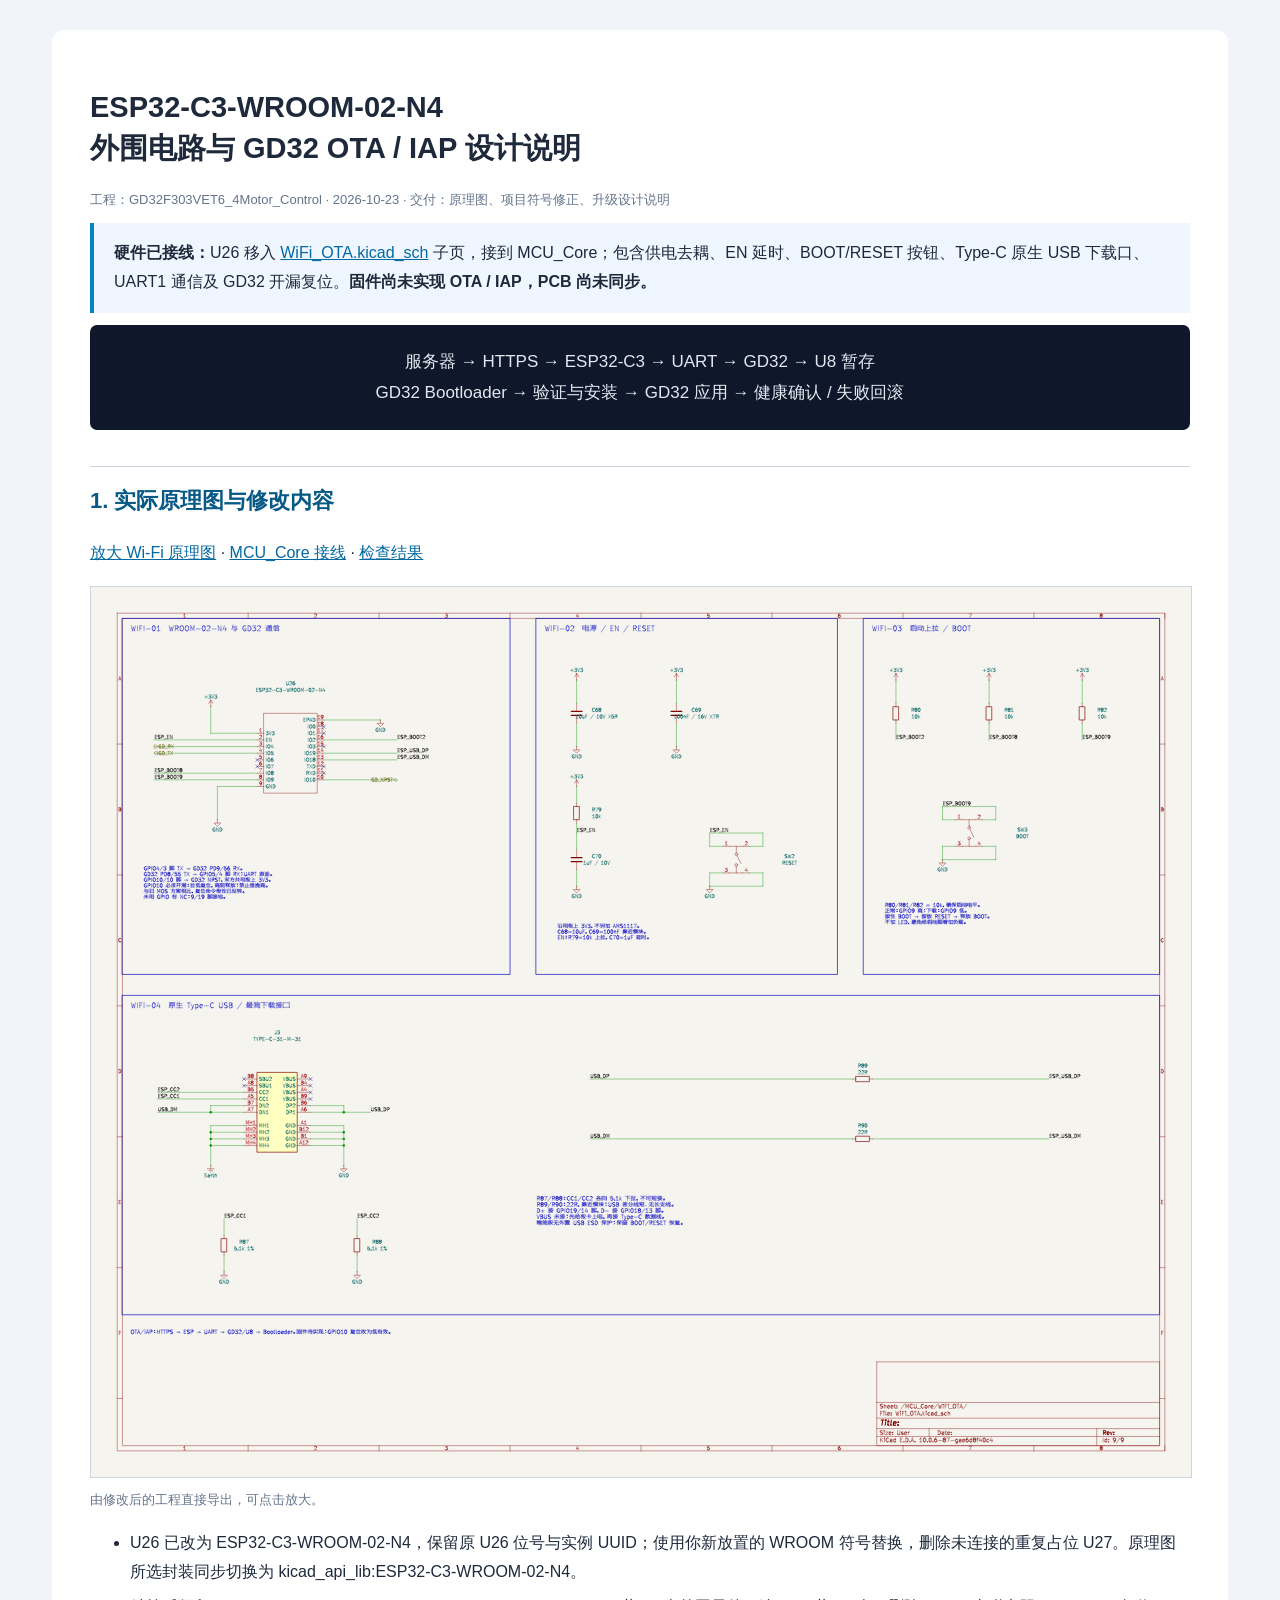
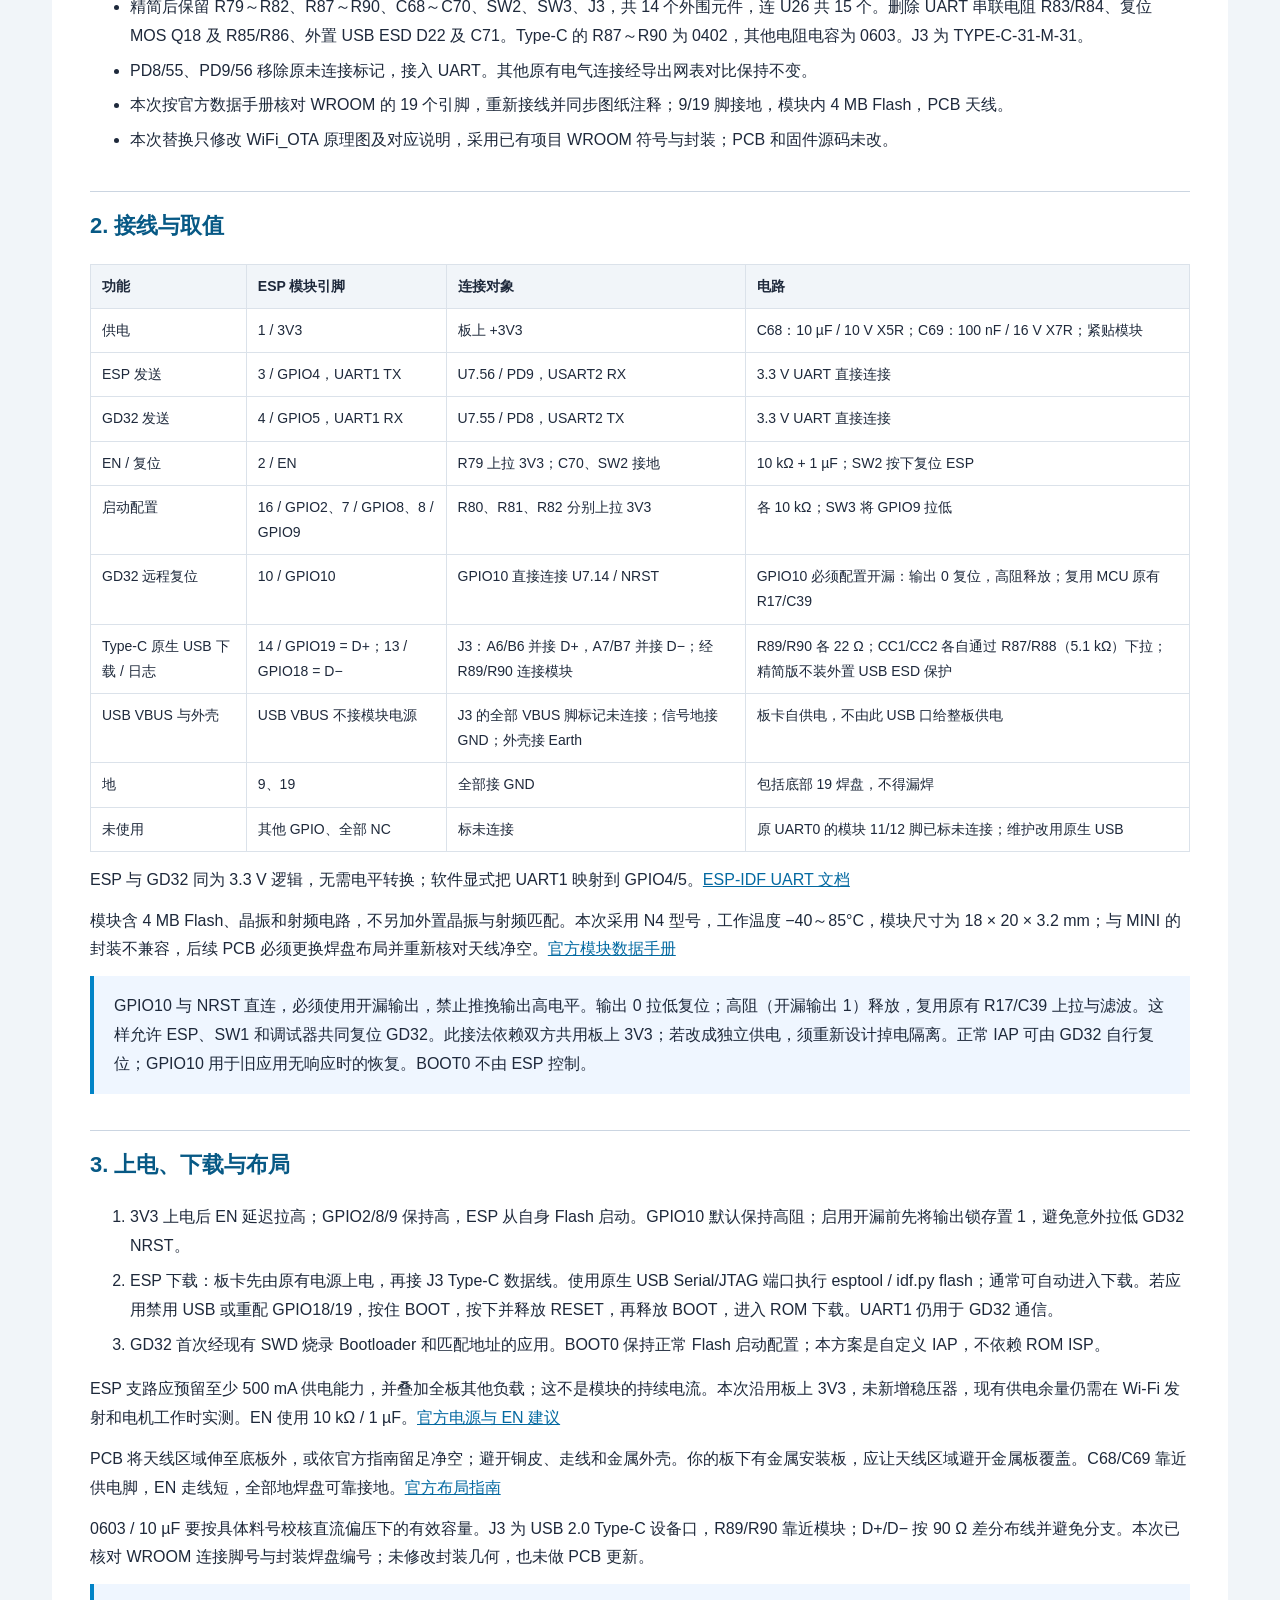
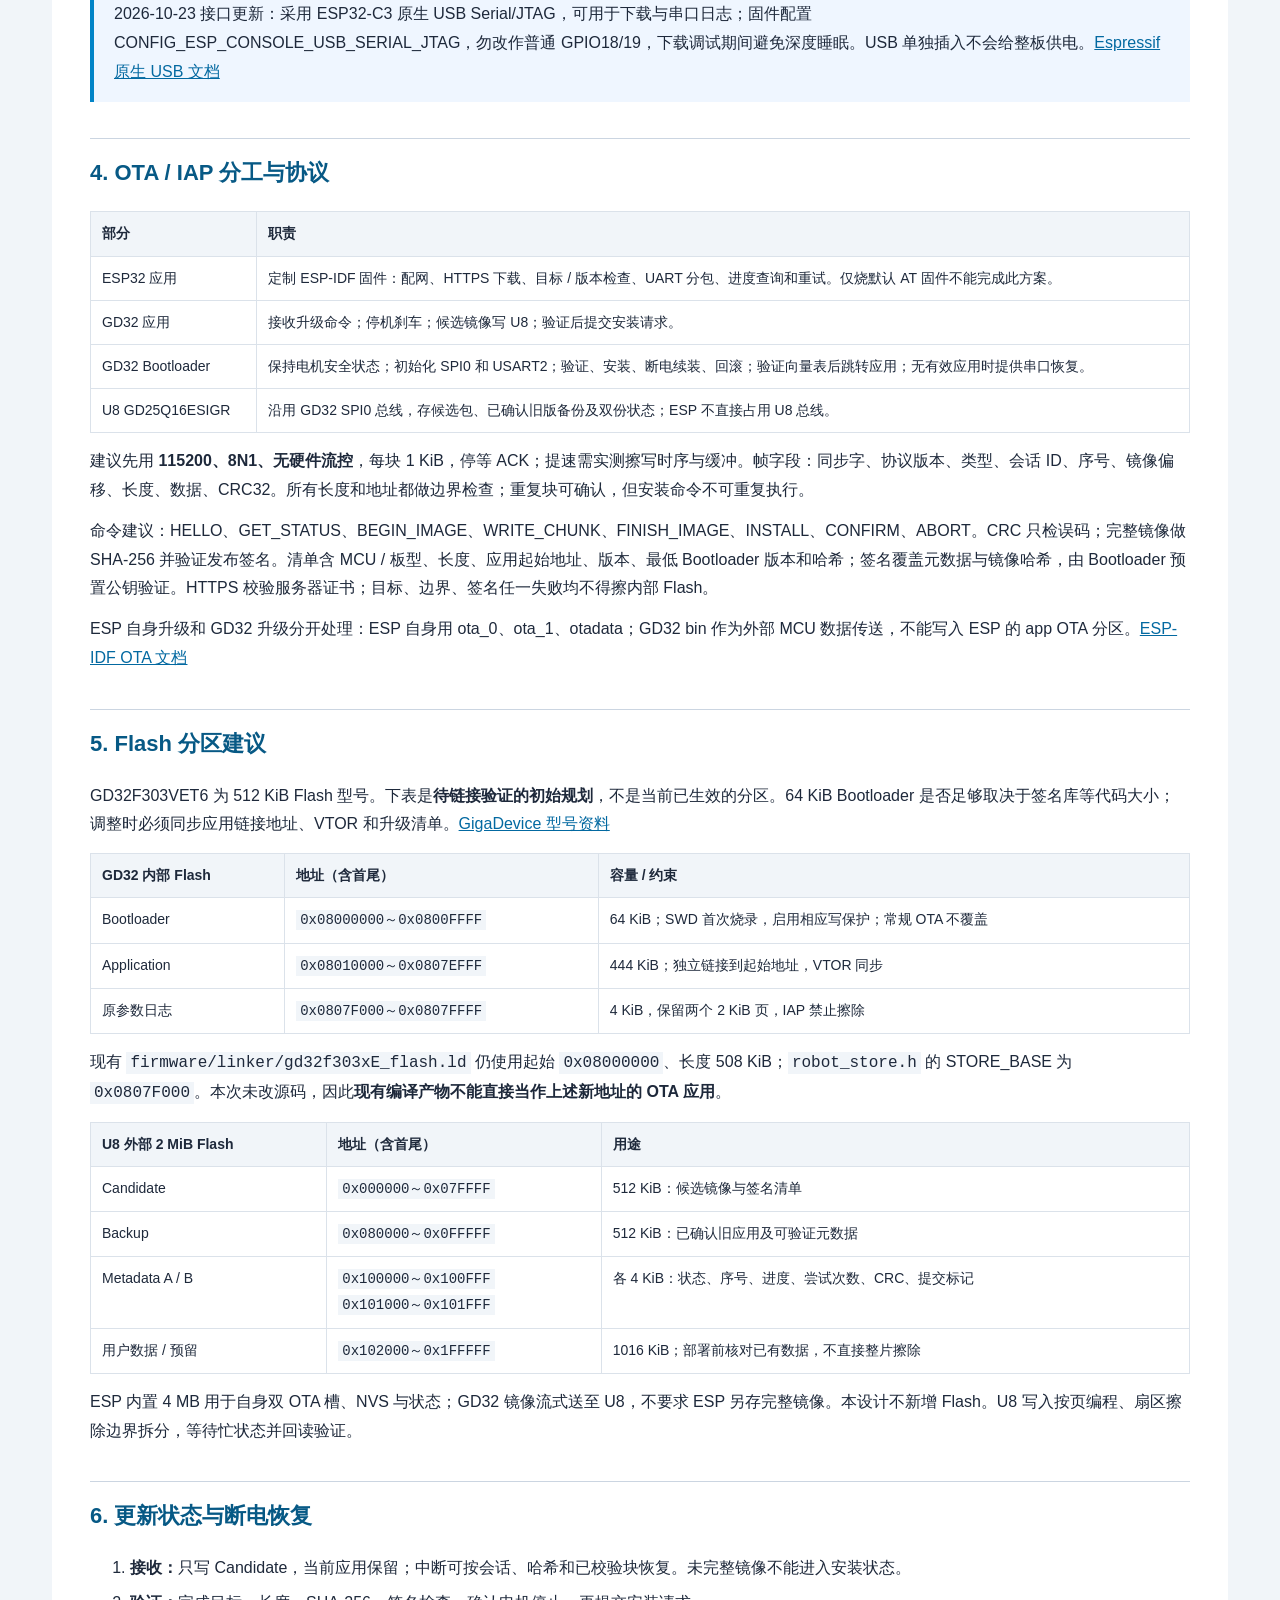
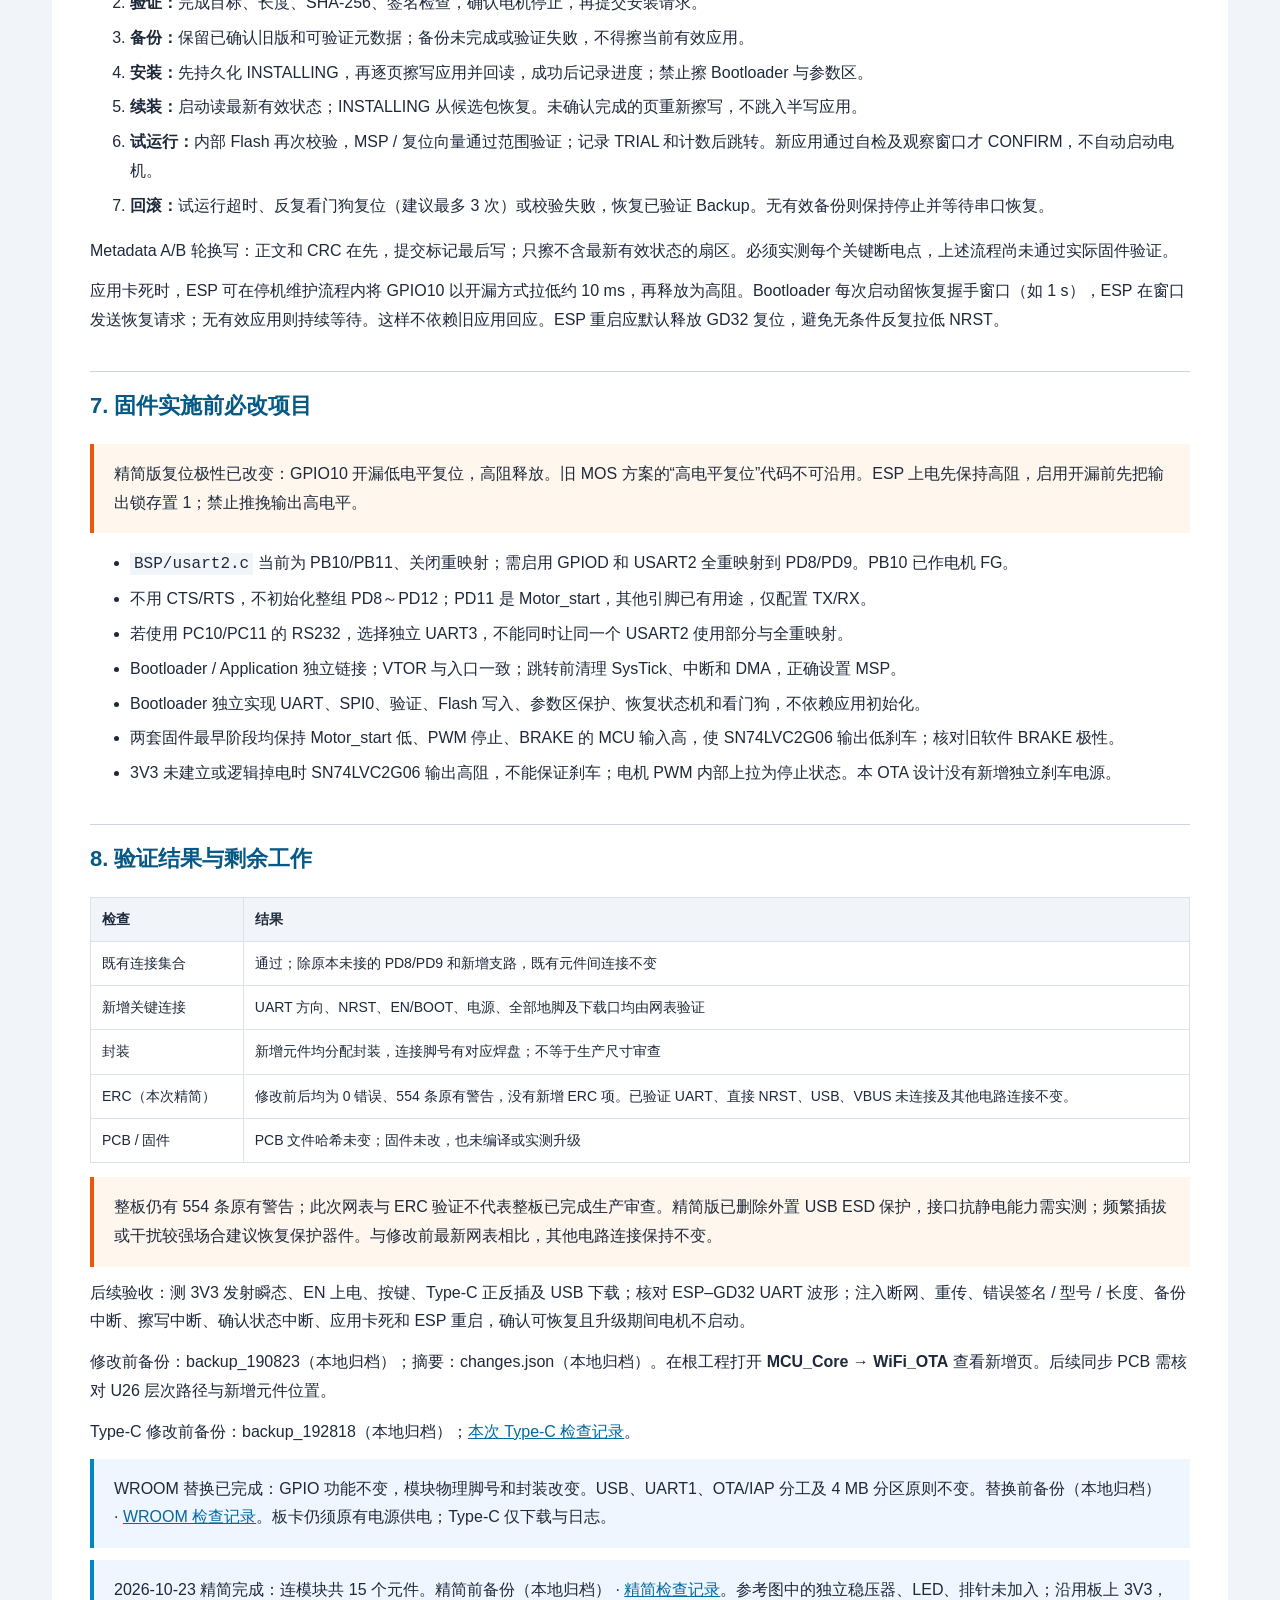
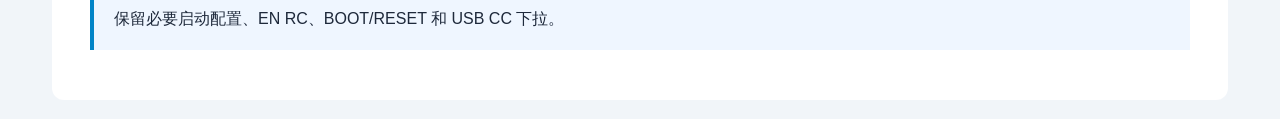
<file: docs/wifi_ota/WiFi_OTA_IAP_design.html>
<!doctype html><html lang="zh-CN"><head><meta charset="utf-8"><meta name="viewport" content="width=device-width, initial-scale=1"><title>ESP32-C3-WROOM-02-N4 · OTA / IAP 设计说明</title><style>body{font-family:"Microsoft YaHei",sans-serif;margin:0;background:#f1f5f9;color:#1e293b;line-height:1.8}main{max-width:1100px;margin:30px auto;padding:38px;background:white;border-radius:12px}h1{font-size:29px;line-height:1.4}h2{margin-top:36px;padding-top:14px;border-top:1px solid #cbd5e1;font-size:22px;color:#075985}a{color:#0369a1}p{margin:12px 0}.lead,.note{padding:16px 20px;background:#eff6ff;border-left:4px solid #0284c7}.pending{background:#fff7ed;border-left-color:#ea580c}table{border-collapse:collapse;width:100%;margin:14px 0;font-size:14px}td,th{border:1px solid #dbe2ea;padding:9px 11px;text-align:left;vertical-align:top}th{background:#f1f5f9}code{font-family:Consolas,monospace;background:#f1f5f9;padding:2px 4px}figure{margin:18px 0}img{width:100%;border:1px solid #cbd5e1}figcaption,.muted{font-size:13px;color:#64748b}.flow{padding:22px;background:#0f172a;color:#e2e8f0;border-radius:7px;text-align:center;font-size:17px}li{margin:6px 0}@media print{main{margin:0;padding:12px;max-width:none}body{background:white}table,figure{break-inside:avoid}}</style></head><body><main>
<h1>ESP32-C3-WROOM-02-N4<br>外围电路与 GD32 OTA / IAP 设计说明</h1>
<p class="muted">工程：GD32F303VET6_4Motor_Control · 2026-10-23 · 交付：原理图、项目符号修正、升级设计说明</p>
<p class="lead"><strong>硬件已接线：</strong>U26 移入 <a href="../../WiFi_OTA.kicad_sch">WiFi_OTA.kicad_sch</a> 子页，接到 MCU_Core；包含供电去耦、EN 延时、BOOT/RESET 按钮、Type-C 原生 USB 下载口、UART1 通信及 GD32 开漏复位。<strong>固件尚未实现 OTA / IAP，PCB 尚未同步。</strong></p>
<div class="flow">服务器 → HTTPS → ESP32-C3 → UART → GD32 → U8 暂存<br>GD32 Bootloader → 验证与安装 → GD32 应用 → 健康确认 / 失败回滚</div>
<h2>1. 实际原理图与修改内容</h2>
<p><a href="WiFi_OTA.svg">放大 Wi-Fi 原理图</a> · <a href="../../GD32F303VET6.kicad_sch">MCU_Core 接线</a> · <a href="verification.json">检查结果</a></p>
<figure><a href="WiFi_OTA.svg"><img src="WiFi_OTA.svg" alt="KiCad 实际导出的 WiFi_OTA 子页"></a><figcaption>由修改后的工程直接导出，可点击放大。</figcaption></figure>
<ul><li>U26 已改为 ESP32-C3-WROOM-02-N4，保留原 U26 位号与实例 UUID；使用你新放置的 WROOM 符号替换，删除未连接的重复占位 U27。原理图所选封装同步切换为 kicad_api_lib:ESP32-C3-WROOM-02-N4。</li><li>精简后保留 R79～R82、R87～R90、C68～C70、SW2、SW3、J3，共 14 个外围元件，连 U26 共 15 个。删除 UART 串联电阻 R83/R84、复位 MOS Q18 及 R85/R86、外置 USB ESD D22 及 C71。Type-C 的 R87～R90 为 0402，其他电阻电容为 0603。J3 为 TYPE-C-31-M-31。</li><li>PD8/55、PD9/56 移除原未连接标记，接入 UART。其他原有电气连接经导出网表对比保持不变。</li><li>本次按官方数据手册核对 WROOM 的 19 个引脚，重新接线并同步图纸注释；9/19 脚接地，模块内 4 MB Flash，PCB 天线。</li><li>本次替换只修改 WiFi_OTA 原理图及对应说明，采用已有项目 WROOM 符号与封装；PCB 和固件源码未改。</li></ul>
<h2>2. 接线与取值</h2>
<table><tr><th>功能</th><th>ESP 模块引脚</th><th>连接对象</th><th>电路</th></tr>
<tr><td>供电</td><td>1 / 3V3</td><td>板上 +3V3</td><td>C68：10 µF / 10 V X5R；C69：100 nF / 16 V X7R；紧贴模块</td></tr>
<tr><td>ESP 发送</td><td>3 / GPIO4，UART1 TX</td><td>U7.56 / PD9，USART2 RX</td><td>3.3 V UART 直接连接</td></tr>
<tr><td>GD32 发送</td><td>4 / GPIO5，UART1 RX</td><td>U7.55 / PD8，USART2 TX</td><td>3.3 V UART 直接连接</td></tr>
<tr><td>EN / 复位</td><td>2 / EN</td><td>R79 上拉 3V3；C70、SW2 接地</td><td>10 kΩ + 1 µF；SW2 按下复位 ESP</td></tr>
<tr><td>启动配置</td><td>16 / GPIO2、7 / GPIO8、8 / GPIO9</td><td>R80、R81、R82 分别上拉 3V3</td><td>各 10 kΩ；SW3 将 GPIO9 拉低</td></tr>
<tr><td>GD32 远程复位</td><td>10 / GPIO10</td><td>GPIO10 直接连接 U7.14 / NRST</td><td>GPIO10 必须配置开漏：输出 0 复位，高阻释放；复用 MCU 原有 R17/C39</td></tr>
<tr><td>Type-C 原生 USB 下载 / 日志</td><td>14 / GPIO19 = D+；13 / GPIO18 = D−</td><td>J3：A6/B6 并接 D+，A7/B7 并接 D−；经 R89/R90 连接模块</td><td>R89/R90 各 22 Ω；CC1/CC2 各自通过 R87/R88（5.1 kΩ）下拉；精简版不装外置 USB ESD 保护</td></tr><tr><td>USB VBUS 与外壳</td><td>USB VBUS 不接模块电源</td><td>J3 的全部 VBUS 脚标记未连接；信号地接 GND；外壳接 Earth</td><td>板卡自供电，不由此 USB 口给整板供电</td></tr>
<tr><td>地</td><td>9、19</td><td>全部接 GND</td><td>包括底部 19 焊盘，不得漏焊</td></tr>
<tr><td>未使用</td><td>其他 GPIO、全部 NC</td><td>标未连接</td><td>原 UART0 的模块 11/12 脚已标未连接；维护改用原生 USB</td></tr></table>
<p>ESP 与 GD32 同为 3.3 V 逻辑，无需电平转换；软件显式把 UART1 映射到 GPIO4/5。<a href="https://docs.espressif.com/projects/esp-idf/en/stable/esp32c3/api-reference/peripherals/uart.html">ESP-IDF UART 文档</a></p>
<p>模块含 4 MB Flash、晶振和射频电路，不另加外置晶振与射频匹配。本次采用 N4 型号，工作温度 −40～85°C，模块尺寸为 18 × 20 × 3.2 mm；与 MINI 的封装不兼容，后续 PCB 必须更换焊盘布局并重新核对天线净空。<a href="https://www.espressif.com/sites/default/files/documentation/esp32-c3-wroom-02_datasheet_en.pdf">官方模块数据手册</a></p>
<p class="note">GPIO10 与 NRST 直连，必须使用开漏输出，禁止推挽输出高电平。输出 0 拉低复位；高阻（开漏输出 1）释放，复用原有 R17/C39 上拉与滤波。这样允许 ESP、SW1 和调试器共同复位 GD32。此接法依赖双方共用板上 3V3；若改成独立供电，须重新设计掉电隔离。正常 IAP 可由 GD32 自行复位；GPIO10 用于旧应用无响应时的恢复。BOOT0 不由 ESP 控制。</p>
<h2>3. 上电、下载与布局</h2>
<ol><li>3V3 上电后 EN 延迟拉高；GPIO2/8/9 保持高，ESP 从自身 Flash 启动。GPIO10 默认保持高阻；启用开漏前先将输出锁存置 1，避免意外拉低 GD32 NRST。</li>
<li>ESP 下载：板卡先由原有电源上电，再接 J3 Type-C 数据线。使用原生 USB Serial/JTAG 端口执行 esptool / idf.py flash；通常可自动进入下载。若应用禁用 USB 或重配 GPIO18/19，按住 BOOT，按下并释放 RESET，再释放 BOOT，进入 ROM 下载。UART1 仍用于 GD32 通信。</li>
<li>GD32 首次经现有 SWD 烧录 Bootloader 和匹配地址的应用。BOOT0 保持正常 Flash 启动配置；本方案是自定义 IAP，不依赖 ROM ISP。</li></ol>
<p>ESP 支路应预留至少 500 mA 供电能力，并叠加全板其他负载；这不是模块的持续电流。本次沿用板上 3V3，未新增稳压器，现有供电余量仍需在 Wi-Fi 发射和电机工作时实测。EN 使用 10 kΩ / 1 µF。<a href="https://docs.espressif.com/projects/esp-hardware-design-guidelines/en/latest/esp32c3/schematic-checklist.html">官方电源与 EN 建议</a></p>
<p>PCB 将天线区域伸至底板外，或依官方指南留足净空；避开铜皮、走线和金属外壳。你的板下有金属安装板，应让天线区域避开金属板覆盖。C68/C69 靠近供电脚，EN 走线短，全部地焊盘可靠接地。<a href="https://docs.espressif.com/projects/esp-hardware-design-guidelines/en/latest/esp32c3/pcb-layout-design.html">官方布局指南</a></p>
<p>0603 / 10 µF 要按具体料号校核直流偏压下的有效容量。J3 为 USB 2.0 Type-C 设备口，R89/R90 靠近模块；D+/D− 按 90 Ω 差分布线并避免分支。本次已核对 WROOM 连接脚号与封装焊盘编号；未修改封装几何，也未做 PCB 更新。</p>
<p class="note">2026-10-23 接口更新：采用 ESP32-C3 原生 USB Serial/JTAG，可用于下载与串口日志；固件配置 CONFIG_ESP_CONSOLE_USB_SERIAL_JTAG，勿改作普通 GPIO18/19，下载调试期间避免深度睡眠。USB 单独插入不会给整板供电。<a href="https://docs.espressif.com/projects/esp-idf/en/stable/esp32c3/api-guides/usb-serial-jtag-console.html">Espressif 原生 USB 文档</a></p><h2>4. OTA / IAP 分工与协议</h2>
<table><tr><th>部分</th><th>职责</th></tr>
<tr><td>ESP32 应用</td><td>定制 ESP-IDF 固件：配网、HTTPS 下载、目标 / 版本检查、UART 分包、进度查询和重试。仅烧默认 AT 固件不能完成此方案。</td></tr>
<tr><td>GD32 应用</td><td>接收升级命令；停机刹车；候选镜像写 U8；验证后提交安装请求。</td></tr>
<tr><td>GD32 Bootloader</td><td>保持电机安全状态；初始化 SPI0 和 USART2；验证、安装、断电续装、回滚；验证向量表后跳转应用；无有效应用时提供串口恢复。</td></tr>
<tr><td>U8 GD25Q16ESIGR</td><td>沿用 GD32 SPI0 总线，存候选包、已确认旧版备份及双份状态；ESP 不直接占用 U8 总线。</td></tr></table>
<p>建议先用 <strong>115200、8N1、无硬件流控</strong>，每块 1 KiB，停等 ACK；提速需实测擦写时序与缓冲。帧字段：同步字、协议版本、类型、会话 ID、序号、镜像偏移、长度、数据、CRC32。所有长度和地址都做边界检查；重复块可确认，但安装命令不可重复执行。</p>
<p>命令建议：HELLO、GET_STATUS、BEGIN_IMAGE、WRITE_CHUNK、FINISH_IMAGE、INSTALL、CONFIRM、ABORT。CRC 只检误码；完整镜像做 SHA-256 并验证发布签名。清单含 MCU / 板型、长度、应用起始地址、版本、最低 Bootloader 版本和哈希；签名覆盖元数据与镜像哈希，由 Bootloader 预置公钥验证。HTTPS 校验服务器证书；目标、边界、签名任一失败均不得擦内部 Flash。</p>
<p>ESP 自身升级和 GD32 升级分开处理：ESP 自身用 ota_0、ota_1、otadata；GD32 bin 作为外部 MCU 数据传送，不能写入 ESP 的 app OTA 分区。<a href="https://docs.espressif.com/projects/esp-idf/en/stable/esp32c3/api-reference/system/ota.html">ESP-IDF OTA 文档</a></p>
<h2>5. Flash 分区建议</h2>
<p>GD32F303VET6 为 512 KiB Flash 型号。下表是<strong>待链接验证的初始规划</strong>，不是当前已生效的分区。64 KiB Bootloader 是否足够取决于签名库等代码大小；调整时必须同步应用链接地址、VTOR 和升级清单。<a href="https://www.gigadevice.com/product/mcu/mcus-product-selector/gd32f303vet6">GigaDevice 型号资料</a></p>
<table><tr><th>GD32 内部 Flash</th><th>地址（含首尾）</th><th>容量 / 约束</th></tr>
<tr><td>Bootloader</td><td><code>0x08000000～0x0800FFFF</code></td><td>64 KiB；SWD 首次烧录，启用相应写保护；常规 OTA 不覆盖</td></tr>
<tr><td>Application</td><td><code>0x08010000～0x0807EFFF</code></td><td>444 KiB；独立链接到起始地址，VTOR 同步</td></tr>
<tr><td>原参数日志</td><td><code>0x0807F000～0x0807FFFF</code></td><td>4 KiB，保留两个 2 KiB 页，IAP 禁止擦除</td></tr></table>
<p>现有 <code>firmware/linker/gd32f303xE_flash.ld</code> 仍使用起始 <code>0x08000000</code>、长度 508 KiB；<code>robot_store.h</code> 的 STORE_BASE 为 <code>0x0807F000</code>。本次未改源码，因此<strong>现有编译产物不能直接当作上述新地址的 OTA 应用</strong>。</p>
<table><tr><th>U8 外部 2 MiB Flash</th><th>地址（含首尾）</th><th>用途</th></tr>
<tr><td>Candidate</td><td><code>0x000000～0x07FFFF</code></td><td>512 KiB：候选镜像与签名清单</td></tr>
<tr><td>Backup</td><td><code>0x080000～0x0FFFFF</code></td><td>512 KiB：已确认旧应用及可验证元数据</td></tr>
<tr><td>Metadata A / B</td><td><code>0x100000～0x100FFF</code><br><code>0x101000～0x101FFF</code></td><td>各 4 KiB：状态、序号、进度、尝试次数、CRC、提交标记</td></tr>
<tr><td>用户数据 / 预留</td><td><code>0x102000～0x1FFFFF</code></td><td>1016 KiB；部署前核对已有数据，不直接整片擦除</td></tr></table>
<p>ESP 内置 4 MB 用于自身双 OTA 槽、NVS 与状态；GD32 镜像流式送至 U8，不要求 ESP 另存完整镜像。本设计不新增 Flash。U8 写入按页编程、扇区擦除边界拆分，等待忙状态并回读验证。</p>
<h2>6. 更新状态与断电恢复</h2>
<ol><li><strong>接收：</strong>只写 Candidate，当前应用保留；中断可按会话、哈希和已校验块恢复。未完整镜像不能进入安装状态。</li>
<li><strong>验证：</strong>完成目标、长度、SHA-256、签名检查，确认电机停止，再提交安装请求。</li>
<li><strong>备份：</strong>保留已确认旧版和可验证元数据；备份未完成或验证失败，不得擦当前有效应用。</li>
<li><strong>安装：</strong>先持久化 INSTALLING，再逐页擦写应用并回读，成功后记录进度；禁止擦 Bootloader 与参数区。</li>
<li><strong>续装：</strong>启动读最新有效状态；INSTALLING 从候选包恢复。未确认完成的页重新擦写，不跳入半写应用。</li>
<li><strong>试运行：</strong>内部 Flash 再次校验，MSP / 复位向量通过范围验证；记录 TRIAL 和计数后跳转。新应用通过自检及观察窗口才 CONFIRM，不自动启动电机。</li>
<li><strong>回滚：</strong>试运行超时、反复看门狗复位（建议最多 3 次）或校验失败，恢复已验证 Backup。无有效备份则保持停止并等待串口恢复。</li></ol>
<p>Metadata A/B 轮换写：正文和 CRC 在先，提交标记最后写；只擦不含最新有效状态的扇区。必须实测每个关键断电点，上述流程尚未通过实际固件验证。</p>
<p>应用卡死时，ESP 可在停机维护流程内将 GPIO10 以开漏方式拉低约 10 ms，再释放为高阻。Bootloader 每次启动留恢复握手窗口（如 1 s），ESP 在窗口发送恢复请求；无有效应用则持续等待。这样不依赖旧应用回应。ESP 重启应默认释放 GD32 复位，避免无条件反复拉低 NRST。</p>
<h2>7. 固件实施前必改项目</h2><p class="note pending">精简版复位极性已改变：GPIO10 开漏低电平复位，高阻释放。旧 MOS 方案的“高电平复位”代码不可沿用。ESP 上电先保持高阻，启用开漏前先把输出锁存置 1；禁止推挽输出高电平。</p>
<ul><li><code>BSP/usart2.c</code> 当前为 PB10/PB11、关闭重映射；需启用 GPIOD 和 USART2 全重映射到 PD8/PD9。PB10 已作电机 FG。</li>
<li>不用 CTS/RTS，不初始化整组 PD8～PD12；PD11 是 Motor_start，其他引脚已有用途，仅配置 TX/RX。</li>
<li>若使用 PC10/PC11 的 RS232，选择独立 UART3，不能同时让同一个 USART2 使用部分与全重映射。</li>
<li>Bootloader / Application 独立链接；VTOR 与入口一致；跳转前清理 SysTick、中断和 DMA，正确设置 MSP。</li>
<li>Bootloader 独立实现 UART、SPI0、验证、Flash 写入、参数区保护、恢复状态机和看门狗，不依赖应用初始化。</li>
<li>两套固件最早阶段均保持 Motor_start 低、PWM 停止、BRAKE 的 MCU 输入高，使 SN74LVC2G06 输出低刹车；核对旧软件 BRAKE 极性。</li>
<li>3V3 未建立或逻辑掉电时 SN74LVC2G06 输出高阻，不能保证刹车；电机 PWM 内部上拉为停止状态。本 OTA 设计没有新增独立刹车电源。</li></ul>
<h2>8. 验证结果与剩余工作</h2>
<table><tr><th>检查</th><th>结果</th></tr>
<tr><td>既有连接集合</td><td>通过；除原本未接的 PD8/PD9 和新增支路，既有元件间连接不变</td></tr>
<tr><td>新增关键连接</td><td>UART 方向、NRST、EN/BOOT、电源、全部地脚及下载口均由网表验证</td></tr>
<tr><td>封装</td><td>新增元件均分配封装，连接脚号有对应焊盘；不等于生产尺寸审查</td></tr>
<tr><td>ERC（本次精简）</td><td>修改前后均为 0 错误、554 条原有警告，没有新增 ERC 项。已验证 UART、直接 NRST、USB、VBUS 未连接及其他电路连接不变。</td></tr>
<tr><td>PCB / 固件</td><td>PCB 文件哈希未变；固件未改，也未编译或实测升级</td></tr></table>
<p class="note pending">整板仍有 554 条原有警告；此次网表与 ERC 验证不代表整板已完成生产审查。精简版已删除外置 USB ESD 保护，接口抗静电能力需实测；频繁插拔或干扰较强场合建议恢复保护器件。与修改前最新网表相比，其他电路连接保持不变。</p>
<p>后续验收：测 3V3 发射瞬态、EN 上电、按键、Type-C 正反插及 USB 下载；核对 ESP–GD32 UART 波形；注入断网、重传、错误签名 / 型号 / 长度、备份中断、擦写中断、确认状态中断、应用卡死和 ESP 重启，确认可恢复且升级期间电机不启动。</p>
<p>修改前备份：backup_190823（本地归档）；摘要：changes.json（本地归档）。在根工程打开 <strong>MCU_Core → WiFi_OTA</strong> 查看新增页。后续同步 PCB 需核对 U26 层次路径与新增元件位置。</p>
<p>Type-C 修改前备份：backup_192818（本地归档）；<a href="verification.json">本次 Type-C 检查记录</a>。</p><p class="note">WROOM 替换已完成：GPIO 功能不变，模块物理脚号和封装改变。USB、UART1、OTA/IAP 分工及 4 MB 分区原则不变。替换前备份（本地归档） · <a href="verification.json">WROOM 检查记录</a>。板卡仍须原有电源供电；Type-C 仅下载与日志。</p><p class="note">2026-10-23 精简完成：连模块共 15 个元件。精简前备份（本地归档） · <a href="verification.json">精简检查记录</a>。参考图中的独立稳压器、LED、排针未加入；沿用板上 3V3，保留必要启动配置、EN RC、BOOT/RESET 和 USB CC 下拉。</p></main></body></html>
</file>
